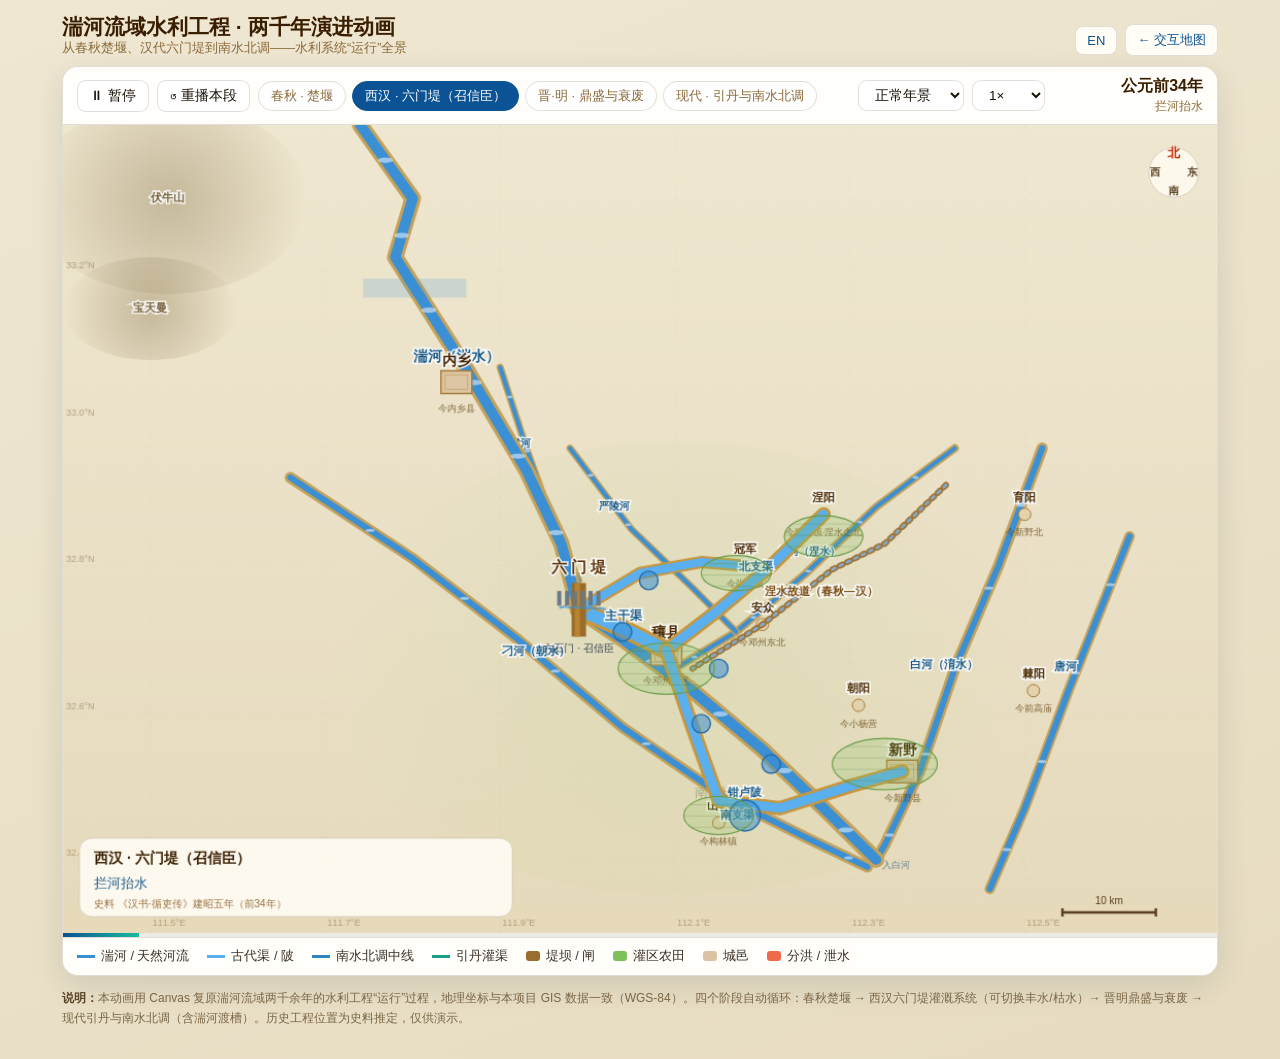
<file: demo.html>
<!DOCTYPE html>
<html lang="zh-CN">
<head>
<meta charset="UTF-8"/>
<meta name="viewport" content="width=device-width,initial-scale=1.0"/>
<title>湍河流域水利演进动画 · Tuan River Basin Hydraulic Engineering — Live Animation</title>
<link rel="icon" type="image/svg+xml" href="assets/favicon.svg"/>
<style>
  *{margin:0;padding:0;box-sizing:border-box;}
  :root{
    --ink:#1a1208; --paper:#f3ecd9; --card:#fffdf6; --line:rgba(60,40,10,.14);
    --brand:#0b5394; --accent:#1abc9c; --muted:#8a6a3a;
  }
  body{
    background:linear-gradient(160deg,#efe7d2,#e7dcc1);
    font-family:"PingFang SC","Microsoft YaHei","Noto Sans CJK SC",-apple-system,Segoe UI,sans-serif;
    color:var(--ink); -webkit-font-smoothing:antialiased;
  }
  #wrap{max-width:1180px;margin:0 auto;padding:14px 12px 30px;}
  header.top{display:flex;align-items:flex-end;gap:14px;flex-wrap:wrap;margin-bottom:10px;}
  h1{font-size:21px;font-weight:750;color:#3a1e00;line-height:1.2;}
  h1 small{display:block;font-size:12.5px;font-weight:500;color:var(--muted);margin-top:2px;}
  .top-links{margin-left:auto;display:flex;gap:8px;align-items:center;}
  .lnk{font-size:13px;color:var(--brand);text-decoration:none;border:1px solid var(--line);
       border-radius:8px;padding:6px 11px;background:var(--card);white-space:nowrap;}
  .lnk:hover{border-color:var(--brand);}
  .lnk.lang{cursor:pointer;}

  .card{background:var(--card);border-radius:16px;box-shadow:0 10px 30px rgba(20,40,60,.12);
        overflow:hidden;border:1px solid var(--line);}
  .toolbar{display:flex;flex-wrap:wrap;gap:8px;align-items:center;padding:10px 14px;
           border-bottom:1px solid var(--line);background:#fffefa;}
  button,select{border:1px solid var(--line);border-radius:9px;padding:6px 12px;background:#fff;
                color:var(--ink);font-size:13.5px;cursor:pointer;font-family:inherit;transition:.12s;}
  button:hover,select:hover{border-color:var(--brand);}
  .chips{display:flex;gap:6px;flex-wrap:wrap;}
  .chip{border-radius:999px;padding:5px 12px;font-size:13px;background:#fff;color:var(--muted);}
  .chip.active{background:var(--brand);color:#fff;border-color:var(--brand);}
  .spacer{flex:1 1 auto;}
  .readout{text-align:right;line-height:1.15;min-width:150px;}
  .readout b{font-size:16px;color:#3a1e00;display:block;font-variant-numeric:tabular-nums;}
  .readout span{font-size:12px;color:var(--muted);}

  .stage{position:relative;background:#ece3c8;}
  canvas{display:block;width:100%;height:auto;}
  /* on-canvas play progress */
  .pbar{height:4px;background:rgba(0,0,0,.07);}
  .pbar > i{display:block;height:100%;background:linear-gradient(90deg,var(--brand),var(--accent));width:0;}

  .leg{display:flex;flex-wrap:wrap;gap:8px 18px;padding:10px 14px;border-top:1px solid var(--line);
       background:#fffefa;font-size:12.5px;color:#3a3026;}
  .li{display:flex;align-items:center;gap:6px;}
  .sq{width:14px;height:10px;border-radius:3px;flex:0 0 auto;}
  .ln{width:18px;height:0;border-top-width:3px;border-top-style:solid;flex:0 0 auto;}
  .note{margin-top:12px;font-size:12px;color:#7a6646;line-height:1.7;}
  .note b{color:#5a4424;}
  @media(max-width:680px){
    h1{font-size:18px;} .readout{min-width:110px;} .chip,button,select{font-size:12.5px;padding:5px 9px;}
  }
</style>
</head>
<body>
<div id="wrap">
  <header class="top">
    <h1>
      <span data-i="title">湍河流域水利工程 · 两千年演进动画</span>
      <small data-i="subtitle">Tuan River Basin Hydraulic Engineering — a 2,000-year live animation</small>
    </h1>
    <div class="top-links">
      <a class="lnk lang" id="langBtn">EN</a>
      <a class="lnk" href="index.html" data-i="backMap">← 交互地图</a>
    </div>
  </header>

  <div class="card">
    <div class="toolbar">
      <button id="btPlay">⏸ <span data-i="pause">暂停</span></button>
      <button id="btReplay">↺ <span data-i="replay">重播本段</span></button>
      <div class="chips" id="eraChips"></div>
      <div class="spacer"></div>
      <select id="selMode" title="water regime"></select>
      <select id="selSpeed" title="speed"></select>
      <div class="readout"><b id="yearOut">—</b><span id="stageOut">—</span></div>
    </div>
    <div class="stage">
      <canvas id="cvs" width="1120" height="784"></canvas>
    </div>
    <div class="pbar"><i id="pbarFill"></i></div>
    <div class="leg" id="legend"></div>
  </div>

  <p class="note" id="noteBox"></p>
</div>

<script>
"use strict";
/* ============================================================================
 * 湍河流域水利演进动画 — self-contained Canvas animation (no framework).
 * Demonstrates 2,000+ years of hydro engineering in the Tuan River basin
 * "running": Spring & Autumn 楚堰 → Han 六门堤 irrigation → Jin–Ming peak/decline
 * → modern Yindan / South-to-North transfer + reservoirs.
 * Geography is consistent with the project's GIS data (WGS-84 lon/lat).
 * ========================================================================== */

/* ---------- Projection (lon/lat → canvas px) ---------- */
const LON0 = 111.40, LON1 = 112.72;     // west → east
const LATT = 33.40,  LATB = 32.30;       // north(top) → south(bottom)
const CW = 1120, CH = Math.round(CW * ((LATT - LATB) / (LON1 - LON0)) * 0.84); // mild vertical squish → landscape
const cvs = document.getElementById('cvs');
cvs.height = CH;
const ctx = cvs.getContext('2d');
const gx = lon => (lon - LON0) / (LON1 - LON0) * CW;
const gy = lat => (LATT - lat) / (LATT - LATB) * CH;
const G  = (lon, lat) => ({ x: gx(lon), y: gy(lat) });

/* ---------- Geographic data (lon,lat) ---------- */
const TUAN = [[111.74,33.40],[111.80,33.30],[111.78,33.22],[111.86,33.07],[111.93,32.93],
  [111.97,32.83],[111.99,32.74],[112.04,32.70],[112.12,32.63],[112.20,32.55],[112.27,32.47],[112.33,32.40]];
const DIAO = [[111.66,32.92],[111.80,32.81],[111.92,32.70],[112.04,32.58],[112.15,32.49],[112.25,32.43],[112.32,32.39]];
const BAI  = [[112.52,32.96],[112.47,32.80],[112.42,32.66],[112.38,32.52],[112.34,32.42],[112.33,32.40]];
// tributaries (left-bank of the Tuan, + eastern Tang R.)
const ZHAO    = [[112.42,32.96],[112.33,32.88],[112.25,32.79],[112.17,32.71],[112.10,32.66]]; // 赵河(古涅水) → 湍河
// 涅水故道（春秋—汉）：流经涅阳故城之南；“涅阳”即涅水之北（水北为阳）。示意推定。
const NIESHUI_OLD = [[112.41,32.91],[112.34,32.83],[112.28,32.795],[112.20,32.72],[112.12,32.66]];
const YANLING = [[111.98,32.96],[112.05,32.85],[112.12,32.77],[112.17,32.71]];                 // 严陵河 → 赵河/湍河
const MO      = [[111.90,33.07],[111.93,32.96],[111.96,32.86],[111.99,32.78]];                 // 默河 → 湍河 (内乡)
const TANG    = [[112.62,32.84],[112.55,32.63],[112.50,32.47],[112.46,32.36]];                 // 唐河 (东缘)

// show = eras in which the place is labelled. ALLERA = continuous settlements;
// IMP = Han→imperial counties; CHU = pre-imperial. (Names are era-appropriate.)
const ALLERA=['chu','han','jinming','modern'], IMP=['han','jinming'];
const CITIES = [
  { lon:112.09, lat:32.68, major:true,  show:ALLERA, zh:'穰县', en:'Rang',     sub_zh:'今邓州市区', sub_en:'Dengzhou' },
  { lon:111.85, lat:33.05, major:true,  show:ALLERA, zh:'内乡', en:'Neixiang', sub_zh:'今内乡县',   sub_en:'Neixiang' },
  { lon:112.36, lat:32.52, major:true,  show:ALLERA, zh:'新野', en:'Xinye',    sub_zh:'今新野县',   sub_en:'Xinye' },
  { lon:112.27, lat:32.87, major:false, show:IMP, zh:'涅阳', en:'Nieyang',  sub_zh:'今穰东镇·涅水之北', sub_en:'Rangdong (N. of Nieshui)' },
  { lon:112.18, lat:32.80, major:false, show:IMP, zh:'冠军', en:'Guanjun',  sub_zh:'今张村镇',     sub_en:'Zhangcun' },
  { lon:112.20, lat:32.72, major:false, show:IMP, zh:'安众', en:'Anzhong',  sub_zh:'今邓州东北',   sub_en:'NE Dengzhou' },
  { lon:112.31, lat:32.61, major:false, show:IMP, zh:'朝阳', en:'Zhaoyang', sub_zh:'今小杨营',     sub_en:'Xiaoyangying' },
  { lon:112.15, lat:32.45, major:false, show:IMP, zh:'山都', en:'Shandu',   sub_zh:'今构林镇',     sub_en:'Goulin' },
  { lon:112.51, lat:32.63, major:false, show:IMP, zh:'棘阳', en:'Jiyang',   sub_zh:'今前高庙',     sub_en:'Qiangaomiao' },
  { lon:112.50, lat:32.87, major:false, show:IMP, zh:'育阳', en:'Yuyang',   sub_zh:'今新野北',     sub_en:'N. Xinye' },
  { lon:111.82, lat:32.56, major:false, show:['chu'], zh:'邓（古邓国）', en:'Deng (anc.)', sub_zh:'今林扒·传', sub_en:'Linba (trad.)' },
];
const MOUNTS = [
  { lon:111.52, lat:33.30, rl:0.16, rt:0.13, zh:'伏牛山', en:'Funiu Mts.' },
  { lon:111.50, lat:33.15, rl:0.10, rt:0.07, zh:'宝天曼', en:'Baotianman' },
];

/* Han Six-Gate system */
const DIKE = { lon:111.99, lat:32.74 };                 // 六门堤 on the Tuan, NW of 穰城
const C_MAIN = [[111.99,32.74],[112.04,32.715],[112.09,32.685]];          // 主干渠 → 穰城
const C_N    = [[112.09,32.685],[112.15,32.74],[112.21,32.80],[112.27,32.87]]; // 北支 → 涅阳
const C_S    = [[112.09,32.685],[112.12,32.58],[112.15,32.48],[112.22,32.47],[112.30,32.50],[112.36,32.52]]; // 南支 → 山都/新野
const C_NW   = [[111.99,32.74],[112.06,32.79],[112.13,32.805],[112.18,32.80]]; // 北冠军渠 → 冠军
const C_SPILL= [[111.99,32.74],[111.93,32.80],[111.86,32.87],[111.80,32.93]]; // 分洪渠
const PONDS_HAN = [ // 长藤结瓜 陂塘 (Han)
  {lon:112.04,lat:32.71},{lon:112.15,lat:32.66},{lon:112.13,lat:32.585},{lon:112.21,lat:32.53},
  {lon:112.18,lat:32.46,big:true,zh:'钳卢陂',en:'Qianlu Res.'},{lon:112.07,lat:32.78}];
const PONDS_EXTRA = [ // added at Jin–Ming peak (29→38 陂)
  {lon:112.00,lat:32.66},{lon:112.10,lat:32.61},{lon:112.23,lat:32.60},{lon:112.28,lat:32.49},
  {lon:112.16,lat:32.71},{lon:112.06,lat:32.62},{lon:111.95,lat:32.70}];
const FIELDS = [
  {lon:112.09,lat:32.66, rl:0.055,rt:0.035, on:0.66, zh:'穰县灌区',en:'Rang fields'},
  {lon:112.27,lat:32.84, rl:0.045,rt:0.028, on:0.74, zh:'涅阳灌区',en:'Nieyang fields'},
  {lon:112.34,lat:32.53, rl:0.06, rt:0.035, on:0.80, zh:'新野灌区',en:'Xinye fields'},
  {lon:112.15,lat:32.46, rl:0.04, rt:0.026, on:0.78, zh:'山都灌区',en:'Shandu fields'},
  {lon:112.17,lat:32.79, rl:0.04, rt:0.024, on:0.70, zh:'冠军灌区',en:'Guanjun fields'},
];

/* Chu Weir (Spring & Autumn) — stepped impoundments on the upper Tuan */
const CHU = { lon:111.95, lat:32.85 };
const CHU_FIELD = {lon:112.02,lat:32.82, rl:0.05,rt:0.03, zh:'楚堨灌区',en:'Chu-weir fields'};

/* Modern works */
const TAOCHA = { lon:111.45, lat:32.66 };               // 陶岔渠首 (water source, W margin)
const C_YINDAN = [[111.45,32.66],[111.60,32.62],[111.76,32.62],[111.92,32.61],[112.06,32.585],[112.20,32.55],[112.32,32.52]]; // 引丹总干渠
const C_SNWD   = [[111.43,32.45],[111.58,32.58],[111.74,32.72],[111.93,32.86],[112.05,32.99],[112.18,33.12],[112.30,33.24]];   // 南水北调中线
const AQUE = { lon:111.93, lat:32.86 };                 // 湍河渡槽 (SNWD over Tuan)
const RUBBER = { lon:112.06, lat:32.70 };               // 邓州城区橡胶坝
const WETLAND = [[112.00,32.73],[112.05,32.71],[112.10,32.685],[112.14,32.66]]; // 湿地公园 ribbon
const RES = [
  {lon:111.92,lat:33.20, r:11, zh:'打磨岗水库',en:'Damogang Res.'},
  {lon:111.85,lat:33.30, r:9,  zh:'斩龙岗水库',en:'Zhanlonggang'},
  {lon:111.945,lat:32.657,r:9, zh:'张沟水库',en:'Zhanggou Res.'},
  {lon:111.88,lat:32.52, r:8,  zh:'刘山水库',en:'Liushan Res.'},
];

/* ---------- Era timeline ---------- */
const ERAS = [
  { id:'chu',    year:-650, cycle:15, zh:'春秋 · 楚堰',           en:'Spring & Autumn · Chu Weir' },
  { id:'han',    year:-34,  cycle:26, zh:'西汉 · 六门堤（召信臣）', en:'Western Han · Six-Gate Weir (Shao Xinchen)' },
  { id:'jinming',year:1300, cycle:18, zh:'晋·明 · 鼎盛与衰废',     en:'Jin–Ming · Peak & Decline' },
  { id:'modern', year:2014, cycle:24, zh:'现代 · 引丹与南水北调',   en:'Modern · Yindan & South-to-North Transfer' },
];

/* ---------- i18n ---------- */
const I18N = {
  zh:{ title:'湍河流域水利工程 · 两千年演进动画', subtitle:'从春秋楚堰、汉代六门堤到南水北调——水利系统“运行”全景',
    backMap:'← 交互地图', pause:'暂停', play:'播放', replay:'重播本段',
    modes:{normal:'正常年景',flood:'丰水/分洪',dry:'枯水/保灌'}, speeds:{'0.5':'0.5×','1':'1×','2':'2×'},
    bce:'公元前', ce:'公元', present:'至今' },
  en:{ title:'Tuan River Basin Hydraulic Engineering — 2,000-year animation', subtitle:'From the Chu Weir & Han Six-Gate Weir to the South-to-North Transfer — the water systems "running"',
    backMap:'← Interactive map', pause:'Pause', play:'Play', replay:'Replay segment',
    modes:{normal:'Normal year',flood:'Flood / spill',dry:'Drought / save'}, speeds:{'0.5':'0.5×','1':'1×','2':'2×'},
    bce:'BCE', ce:'CE', present:'present' },
};
const LEGEND = [
  {t:'ln', c:'#3b8fd4', zh:'湍河 / 天然河流', en:'Tuan & natural rivers'},
  {t:'ln', c:'#5aafee', zh:'古代渠 / 陂', en:'Ancient canals / ponds'},
  {t:'ln', c:'#2e86c1', zh:'南水北调中线', en:'South-to-North canal'},
  {t:'ln', c:'#16a085', zh:'引丹灌渠', en:'Yindan canal'},
  {t:'sq', c:'#9a6d2c', zh:'堤坝 / 闸', en:'Dike / gates'},
  {t:'sq', c:'#7fc05a', zh:'灌区农田', en:'Irrigated fields'},
  {t:'sq', c:'#d9c3a3', zh:'城邑', en:'Towns'},
  {t:'sq', c:'#ef6a4a', zh:'分洪 / 泄水', en:'Flood spill'},
];

/* ---------- State ---------- */
let lang='zh', paused=false, mode='normal', speed=1;
let eraIdx=1, p=0, enter=1, last=performance.now();
const T = ()=>I18N[lang];

/* ---------- Small utils ---------- */
const lerp=(a,b,t)=>a+(b-a)*t, clamp=(v,a,b)=>Math.max(a,Math.min(b,v));
let TICK=0; // global animation clock (seconds), advances regardless of era progress
function pts(arr){ return arr.map(q=>G(q[0],q[1])); }
function strokePts(P,w,c,dash){ ctx.save(); ctx.strokeStyle=c; ctx.lineWidth=w; ctx.lineJoin='round'; ctx.lineCap='round';
  if(dash) ctx.setLineDash(dash); ctx.beginPath(); ctx.moveTo(P[0].x,P[0].y); for(let i=1;i<P.length;i++)ctx.lineTo(P[i].x,P[i].y); ctx.stroke(); ctx.restore(); }
function pathPt(P,prog){ if(prog<=0)return P[0]; if(prog>=1)return P[P.length-1];
  const L=[]; let tot=0; for(let i=0;i<P.length-1;i++){const l=Math.hypot(P[i+1].x-P[i].x,P[i+1].y-P[i].y);L.push(l);tot+=l;}
  let d=tot*prog; for(let i=0;i<L.length;i++){ if(d<=L[i]){const f=d/L[i];return {x:lerp(P[i].x,P[i+1].x,f),y:lerp(P[i].y,P[i+1].y,f)};} d-=L[i]; } return P[P.length-1]; }
function txt(s,x,y,sz,c,al='left',bold=false){ ctx.save(); ctx.fillStyle=c; ctx.font=`${bold?'700':'500'} ${sz}px "PingFang SC","Microsoft YaHei",sans-serif`; ctx.textAlign=al; ctx.textBaseline='middle'; ctx.fillText(s,x,y); ctx.restore(); }
function txtS(s,x,y,sz,c,al='center'){ ctx.save(); ctx.font=`650 ${sz}px "PingFang SC","Microsoft YaHei",sans-serif`; ctx.textAlign=al; ctx.textBaseline='middle';
  ctx.lineWidth=3; ctx.strokeStyle='rgba(255,255,255,.85)'; ctx.strokeText(s,x,y); ctx.fillStyle=c; ctx.fillText(s,x,y); ctx.restore(); }
function flow(P,n,sp,grow,c,off=0){ if(grow<=0)return; ctx.save(); for(let i=0;i<n;i++){ const b=((TICK*sp+off+i/n)%1); const pr=clamp(b/grow,0,1); if(b>grow)continue; const q=pathPt(P,b); ctx.fillStyle=c; ctx.globalAlpha=0.35+0.5*grow; ctx.beginPath(); ctx.ellipse(q.x,q.y,7,2.6,0,0,Math.PI*2); ctx.fill(); } ctx.globalAlpha=1; ctx.restore(); }

/* ---------- Base scene (all eras) ---------- */
function drawBase(eraId){
  const bg=ctx.createLinearGradient(0,0,0,CH);
  bg.addColorStop(0,'#efe7d0'); bg.addColorStop(.55,'#eae0c6'); bg.addColorStop(1,'#e6dabb');
  ctx.fillStyle=bg; ctx.fillRect(0,0,CW,CH);
  // Nanyang basin tint
  const bp=G(112.10,32.66); const rg=ctx.createRadialGradient(bp.x,bp.y,10,bp.x,bp.y,330);
  rg.addColorStop(0,'rgba(150,200,110,.12)'); rg.addColorStop(1,'rgba(150,200,110,0)');
  ctx.fillStyle=rg; ctx.beginPath(); ctx.ellipse(bp.x,bp.y,340,220,0,0,Math.PI*2); ctx.fill();
  // graticule
  ctx.save(); ctx.strokeStyle='rgba(150,120,60,.10)'; ctx.lineWidth=.6; ctx.setLineDash([3,7]);
  for(let lo=111.5;lo<=112.7;lo+=0.2){const x=gx(lo); ctx.beginPath();ctx.moveTo(x,0);ctx.lineTo(x,CH);ctx.stroke(); txt(lo.toFixed(1)+'°E',x+2,CH-9,9,'rgba(130,100,55,.5)');}
  for(let la=32.4;la<=33.4;la+=0.2){const y=gy(la); ctx.beginPath();ctx.moveTo(0,y);ctx.lineTo(CW,y);ctx.stroke(); txt(la.toFixed(1)+'°N',3,y-6,9,'rgba(130,100,55,.5)');}
  ctx.setLineDash([]); ctx.restore();
  // mountains
  MOUNTS.forEach(m=>{ const c=G(m.lon,m.lat); const rx=m.rl/(LON1-LON0)*CW, ry=m.rt/(LATT-LATB)*CH;
    const g=ctx.createRadialGradient(c.x,c.y,0,c.x,c.y,Math.max(rx,ry));
    g.addColorStop(0,'rgba(120,98,55,.34)'); g.addColorStop(1,'rgba(120,98,55,0)');
    ctx.fillStyle=g; ctx.beginPath(); ctx.ellipse(c.x,c.y,rx,ry,0,0,Math.PI*2); ctx.fill();
    txtS(L(m),c.x,c.y,11,'rgba(95,72,28,.85)'); });
  txt(lang==='zh'?'南 阳 盆 地':'Nanyang Basin', G(112.16,32.62).x, G(112.16,32.62).y+92, 13,'rgba(70,100,45,.4)','center');

  // rivers — eastern/secondary first, tributaries, then the Tuan on top
  drawRiver(BAI,     lang==='zh'?'白河（淯水）':'Bai R. (Yushui)',     11,6,11, 0.55);
  drawRiver(TANG,    lang==='zh'?'唐河':'Tang R.',                    10,6,10.5,0.40);
  drawRiver(DIAO,    lang==='zh'?'刁河（朝水）':'Diao R. (Chaoshui)',  11,6,11, 0.45);
  drawRiver(ZHAO,    lang==='zh'?'赵河（涅水）':'Zhao R.',             8,4,10,  0.50);
  drawRiver(YANLING, lang==='zh'?'严陵河':'Yanling R.',               7,4,9.5, 0.35);
  drawRiver(MO,      lang==='zh'?'默河':'Mo R.',                      7,4,9.5, 0.40);
  drawRiver(TUAN,    lang==='zh'?'湍河（湍水）':'Tuan R. (Tuanshui)',  16,10,14,0.30);
  // confluence note (Xinye)
  const cf=G(112.33,32.40); txt(lang==='zh'?'入白河':'→ Bai R.', cf.x+6, cf.y+6, 9,'rgba(40,90,130,.7)');

  drawCities(eraId);
  drawCompassScale();
}
function L(o){ return o[lang] || o.zh; }
function drawRiver(arr, label, bankW, waterW, lsz, lpos=0.4){
  const P=pts(arr);
  strokePts(P, bankW, '#c5a25a');                // bank
  strokePts(P, waterW, '#3b8fd4');               // water
  const n=Math.max(4, Math.round(P.length*0.9));
  ctx.save(); for(let i=0;i<n;i++){ const b=((TICK*0.08+i/n)%1); const q=pathPt(P,b);
    ctx.fillStyle='rgba(255,255,255,.5)'; ctx.beginPath(); ctx.ellipse(q.x,q.y, waterW*0.72, Math.max(1.4,waterW*0.26),0,0,Math.PI*2); ctx.fill(); } ctx.restore();
  const mp=pathPt(P,lpos); txtS(label, mp.x-8, mp.y-10, lsz, '#185a87','center');
}
function drawCities(eraId){
  CITIES.forEach(c=>{ if(c.show && !c.show.includes(eraId)) return; const p=G(c.lon,c.lat);
    ctx.save();
    if(c.major){ ctx.fillStyle='#dcc6a3'; ctx.strokeStyle='#a87c40'; ctx.lineWidth=1.4;
      ctx.beginPath(); ctx.rect(p.x-15,p.y-11,30,22); ctx.fill(); ctx.stroke();
      ctx.strokeStyle='#c2a263'; ctx.lineWidth=.7; ctx.strokeRect(p.x-11,p.y-7,22,14);
    } else { ctx.fillStyle='#e3d2ab'; ctx.strokeStyle='#a87c40'; ctx.lineWidth=1; ctx.beginPath(); ctx.arc(p.x,p.y,6,0,Math.PI*2); ctx.fill(); ctx.stroke(); }
    ctx.restore();
    txtS(L(c), p.x, p.y-(c.major?20:16), c.major?13.5:11, '#4a2800','center');
    txt(c[lang==='zh'?'sub_zh':'sub_en'], p.x, p.y+(c.major?26:18), 9,'rgba(100,70,20,.8)','center');
  });
}
function drawCompassScale(){
  const cx=CW-42,cy=46,r=18; ctx.save();
  ctx.fillStyle='rgba(255,252,240,.85)'; ctx.strokeStyle='rgba(0,0,0,.12)'; ctx.lineWidth=1;
  ctx.beginPath(); ctx.arc(cx,cy,r+6,0,Math.PI*2); ctx.fill(); ctx.stroke();
  [['N',0],['E',1],['S',2],['W',3]].forEach(([d,i])=>{ const a=i*Math.PI/2-Math.PI/2; const tx=cx+Math.cos(a)*r, ty=cy+Math.sin(a)*r;
    ctx.fillStyle=d==='N'?'#cc2200':'#5a4020'; ctx.font=`700 ${d==='N'?12:10}px sans-serif`; ctx.textAlign='center'; ctx.textBaseline='middle';
    ctx.fillText(lang==='zh'?({N:'北',E:'东',S:'南',W:'西'}[d]):d, tx,ty); });
  ctx.restore();
  const bar=(10/93.6)/(LON1-LON0)*CW; const sx=CW-150, sy=CH-20; // ~10 km
  ctx.save(); ctx.strokeStyle='#5a4020'; ctx.lineWidth=2.4;
  ctx.beginPath(); ctx.moveTo(sx,sy);ctx.lineTo(sx+bar,sy); ctx.moveTo(sx,sy-4);ctx.lineTo(sx,sy+4); ctx.moveTo(sx+bar,sy-4);ctx.lineTo(sx+bar,sy+4); ctx.stroke();
  txt('10 km', sx+bar/2, sy-11, 10,'#5a4020','center'); ctx.restore();
}

/* ---------- Reusable parts ---------- */
function pond(o,fill,alpha=1){ const p=G(o.lon,o.lat); const R=o.big?15:9; ctx.save(); ctx.globalAlpha=alpha;
  ctx.strokeStyle='#2a6ca8'; ctx.lineWidth=1.4; ctx.fillStyle='rgba(59,143,212,.55)';
  ctx.beginPath(); ctx.arc(p.x,p.y,R,0,Math.PI*2); ctx.fill(); ctx.stroke();
  ctx.save(); ctx.beginPath(); ctx.arc(p.x,p.y,R-2,0,Math.PI*2); ctx.clip();
  ctx.fillStyle=`rgba(190,224,254,${0.3+fill*0.55})`; ctx.fillRect(p.x-R,p.y+R-fill*2*R,2*R,2*R); ctx.restore();
  ctx.restore(); if(o.big) txtS(L(o),p.x,p.y-R-7,11,'#1a5c8a'); }
function field(f,wet,alpha=1){ const p=G(f.lon,f.lat); const rx=f.rl/(LON1-LON0)*CW, ry=f.rt/(LATT-LATB)*CH;
  ctx.save(); ctx.globalAlpha=alpha;
  ctx.fillStyle=`rgba(127,192,90,${0.22+wet*0.5})`; ctx.strokeStyle='#6a9c48'; ctx.lineWidth=1.1;
  ctx.beginPath(); ctx.ellipse(p.x,p.y,rx,ry,0,0,Math.PI*2); ctx.fill(); ctx.stroke();
  ctx.save(); ctx.beginPath(); ctx.ellipse(p.x,p.y,rx,ry,0,0,Math.PI*2); ctx.clip();
  ctx.strokeStyle='rgba(70,110,45,.25)'; ctx.lineWidth=.8;
  for(let dy=-ry+8;dy<ry;dy+=11){ ctx.beginPath(); ctx.moveTo(p.x-rx,p.y+dy); ctx.lineTo(p.x+rx,p.y+dy); ctx.stroke(); }
  if(wet>0.05){ ctx.fillStyle=`rgba(255,255,255,${0.05+wet*0.13})`; for(let i=0;i<4;i++){ const sx=p.x-rx+((TICK*16+i*26)%(rx*2)); ctx.fillRect(sx,p.y-ry+i*14,18,3);} }
  ctx.restore(); ctx.restore();
  if(wet>0.12) txtS(L(f),p.x,p.y,10.5,'#255022'); }

/* 涅水故道（春秋—汉）——流经涅阳故城之南，涅阳即“涅水之北” / Nieshui old course (Chu & Han eras) */
function drawNieshuiOld(a){
  const P=pts(NIESHUI_OLD);
  ctx.save(); ctx.globalAlpha=a*0.92;
  strokePts(P, 6, '#9a6d2c', [3,5]);   // sepia dashed bank (former channel)
  strokePts(P, 2.6, '#7fb0dd', [3,5]); // faint ancient water
  ctx.restore();
  const mp=pathPt(P,0.5);
  txtS(lang==='zh'?'涅水故道（春秋—汉）':'Nieshui R. — old course', mp.x, mp.y+13, 10.5, '#7a4a10','center');
}

/* ---------- Era: Chu Weir (Spring & Autumn) ---------- */
function eraChu(prog,a){
  drawNieshuiOld(a);
  const c=G(CHU.lon,CHU.lat);
  // stepped impoundments (八重) descending SE along the slope
  const steps=8, fillAll=clamp(prog/0.55,0,1);
  for(let i=0;i<steps;i++){
    const sx=c.x+i*10, sy=c.y+i*7;
    const f=clamp((fillAll*steps)-i,0,1);
    ctx.save(); ctx.globalAlpha=a;
    ctx.strokeStyle='#9a6d2c'; ctx.lineWidth=2; ctx.fillStyle=`rgba(70,150,210,${0.25+f*0.45})`;
    ctx.beginPath(); ctx.ellipse(sx,sy,13,6,0.4,0,Math.PI*2); ctx.fill(); ctx.stroke(); ctx.restore();
  }
  txtS(lang==='zh'?'楚 堨（楚堰）':'Chu Weir', c.x+30, c.y-16, 13.5,'#5c3008');
  txt(lang==='zh'?'高下相承八重':'eight stepped ponds', c.x+30, c.y-2, 10,'#8a6030');
  const fw=clamp((prog-0.5)/0.4,0,1)*0.8; field(CHU_FIELD, fw, a);
}

/* ---------- Era: Han Six-Gate system ---------- */
function gateOpen(prog){
  if(mode==='flood') return prog<0.12?clamp(prog/0.12,0,1)*0.9:0.95;
  if(mode==='dry')   return prog<0.12?clamp(prog/0.12,0,1)*0.32:0.32;
  return prog<0.12?clamp(prog/0.12,0,1)*0.62:0.64;
}
function dike(open,a){
  const d=G(DIKE.lon,DIKE.lat); ctx.save(); ctx.globalAlpha=a;
  ctx.fillStyle='#9a6d2c'; ctx.fillRect(d.x-7,d.y-26,14,52);
  ctx.fillStyle='#b8842e'; ctx.fillRect(d.x-4,d.y-26,5,52);
  for(let i=0;i<6;i++){ const gxp=d.x-19+i*7.6; const lift=open*11;
    ctx.fillStyle='#6b7885'; ctx.fillRect(gxp-2,d.y-22+lift,4,18-lift);
    if(open>0.05){ ctx.strokeStyle=`rgba(59,143,212,${0.55+open*0.35})`; ctx.lineWidth=1.6+open*2;
      ctx.beginPath(); ctx.moveTo(gxp,d.y-2); ctx.lineTo(gxp+open*22,d.y-2+(i-2.5)*0.6); ctx.stroke(); } }
  ctx.restore();
  txtS(lang==='zh'?'六 门 堤':'Six-Gate Weir', d.x, d.y-40, 14.5,'#5c3008');
  txt(lang==='zh'?'六石门 · 召信臣':'six stone gates · Shao Xinchen', d.x, d.y+38, 10,'#334155','center');
  // upstream impounded water
  const up=pathPt(pts(TUAN),0.20); const rise=lerp(10,26,clamp(open/0.64,0,1));
  ctx.save(); ctx.globalAlpha=a; ctx.fillStyle='rgba(59,143,212,.18)'; ctx.fillRect(up.x-50,up.y-rise/2,100,rise); ctx.restore();
}
function eraHan(prog,a, peak){
  const ws = mode==='flood'?1.4:mode==='dry'?0.55:1.0;
  const open=gateOpen(prog);
  drawNieshuiOld(a);
  // canal beds + water
  const mainG=clamp((prog-0.12)/0.18,0,1), nG=clamp((prog-0.40)/0.18,0,1),
        sG=clamp((prog-0.46)/0.20,0,1), nwG=clamp((prog-0.34)/0.18,0,1);
  [[C_MAIN,18,12],[C_N,14,9],[C_S,14,9],[C_NW,12,8]].forEach(([arr,bw,ww])=>{
    ctx.save(); ctx.globalAlpha=a; strokePts(pts(arr),bw,'#c8973d'); strokePts(pts(arr),ww,'#5aafee'); ctx.restore();
  });
  // labels
  ctx.save(); ctx.globalAlpha=a;
  const mm=pathPt(pts(C_MAIN),0.5); txtS(lang==='zh'?'主干渠':'main canal',mm.x,mm.y-12,11.5,'#1a5c8a');
  const nm=pathPt(pts(C_N),0.55); txtS(lang==='zh'?'北支渠':'N. branch',nm.x,nm.y-11,10.5,'#1a5c8a');
  const sm=pathPt(pts(C_S),0.5); txtS(lang==='zh'?'南支渠':'S. branch',sm.x+4,sm.y+13,10.5,'#1a5c8a');
  ctx.restore();
  // flood spill
  if(mode==='flood'){ const g=clamp((prog-0.16)/0.2,0,1); if(g>0){ ctx.save(); ctx.globalAlpha=a; strokePts(pts(C_SPILL),16,'#c8973d'); strokePts(pts(C_SPILL),9,'#ef6a4a'); ctx.restore();
    flow(pts(C_SPILL),9,0.14,g,'#ffc8b8',0.5); const lp=pts(C_SPILL).slice(-1)[0]; txtS(lang==='zh'?'分洪泄水':'flood spill',lp.x-30,lp.y-14,11,'#b91c1c'); } }
  // ponds
  const PSET = peak ? PONDS_HAN.concat(PONDS_EXTRA) : PONDS_HAN;
  PSET.forEach((pd,i)=>{ const f=clamp((prog-(0.46+ (i%6)*0.03))/0.18,0,1); pond(pd,f,a); });
  // particles
  flow(pts(C_MAIN),13,0.13*ws,mainG,'#bde0fa');
  flow(pts(C_N),10,0.11*ws,nG,'#bde0fa',0.15);
  flow(pts(C_S),11,0.10*ws,sG,'#bde0fa',0.30);
  flow(pts(C_NW),8,0.09*ws,nwG,'#bde0fa',0.45);
  // gate + fields
  dike(open,a);
  FIELDS.forEach(f=>{ let w=clamp((prog-f.on)/0.18,0,1); w = mode==='dry'?w*0.7 : mode==='flood'?Math.min(1,w*1.15):w; field(f,w,a); });
}

/* ---------- Era: Jin–Ming peak & decline ---------- */
function eraJinMing(prog,a){
  // Peak phase reuses Han network fully grown; decline dims it & tints silt.
  const decline=clamp((prog-0.6)/0.4,0,1);
  const aa=a*(1-decline*0.55);
  // full canals
  [[C_MAIN,18,12],[C_N,14,9],[C_S,14,9],[C_NW,12,8]].forEach(([arr,bw,ww])=>{ ctx.save(); ctx.globalAlpha=aa; strokePts(pts(arr),bw,'#c8973d'); strokePts(pts(arr),ww,'#5aafee'); ctx.restore(); });
  PONDS_HAN.concat(PONDS_EXTRA).forEach((pd,i)=>{ const f=(1-decline)*clamp(prog/0.3+ (i%5)*0.0,0,1); pond(pd,Math.max(0.15,f),aa); });
  dike(0.6*(1-decline),aa);
  flow(pts(C_MAIN),13,0.12,(1-decline),'#bde0fa');
  flow(pts(C_S),11,0.10,(1-decline),'#bde0fa',0.3);
  FIELDS.forEach(f=> field(f,(1-decline)*0.8, aa));
  // silt overlay on decline
  if(decline>0){ ctx.save(); ctx.globalAlpha=decline*0.28; ctx.fillStyle='#c2a878';
    const d=G(DIKE.lon,DIKE.lat); ctx.beginPath(); ctx.ellipse(d.x+60,d.y+30,150,90,0,0,Math.PI*2); ctx.fill(); ctx.restore();
    txtS(lang==='zh'?'明末淤废':'silted up (late Ming)', G(112.06,32.62).x, G(112.06,32.62).y, 12,'#7a4a10'); }
}

/* ---------- Era: Modern ---------- */
function eraModern(prog,a){
  // relict Six-Gate (dashed)
  ctx.save(); ctx.globalAlpha=a*0.5; const d=G(DIKE.lon,DIKE.lat);
  ctx.strokeStyle='#9a6d2c'; ctx.lineWidth=2; ctx.setLineDash([4,4]); ctx.strokeRect(d.x-7,d.y-22,14,44); ctx.setLineDash([]); ctx.restore();
  txt(lang==='zh'?'六门堤（遗址）':'Six-Gate (relict)', d.x, d.y-30, 9.5,'rgba(120,80,30,.7)','center');

  const yindanG=clamp((prog-0.10)/0.25,0,1);
  const snwdG  =clamp((prog-0.42)/0.28,0,1);
  const cityG  =clamp((prog-0.70)/0.25,0,1);

  // Yindan canal
  ctx.save(); ctx.globalAlpha=a; strokePts(pts(C_YINDAN),11,'#0f7a63'); strokePts(pts(C_YINDAN),6,'#2fd0ab'); ctx.restore();
  flow(pts(C_YINDAN),16,0.12,yindanG,'#bff3e6');
  const ym=pathPt(pts(C_YINDAN),0.55); txtS(lang==='zh'?'引丹总干渠':'Yindan canal',ym.x,ym.y+14,11,'#0c6b54');
  // Taocha headworks
  const tc=G(TAOCHA.lon,TAOCHA.lat); ctx.save(); ctx.globalAlpha=a; ctx.fillStyle='#7f8c8d'; ctx.fillRect(tc.x-5,tc.y-9,10,18); ctx.restore();
  txtS(lang==='zh'?'陶岔渠首':'Taocha intake', tc.x+4, tc.y-16, 10.5,'#3a4a50','left');
  txt(lang==='zh'?'（源自丹江口）':'(from Danjiangkou)', tc.x+4, tc.y-3, 9,'#5a6a70','left');

  // SNWD main canal (north)
  ctx.save(); ctx.globalAlpha=a; strokePts(pts(C_SNWD),12,'#1e5a8a'); strokePts(pts(C_SNWD),6,'#4aa8e6'); ctx.restore();
  flow(pts(C_SNWD),18,0.13,snwdG,'#cfeaff',0.2);
  const sm=pathPt(pts(C_SNWD),0.7); txtS(lang==='zh'?'南水北调中线':'S-to-N Transfer',sm.x+8,sm.y-12,11,'#11476f');
  // Tuanhe aqueduct (SNWD over Tuan) — trough with flow above river crossing
  if(snwdG>0){ const aq=G(AQUE.lon,AQUE.lat); ctx.save(); ctx.globalAlpha=a;
    ctx.strokeStyle='#5a4a6a'; ctx.lineWidth=3; ctx.beginPath(); ctx.moveTo(aq.x-22,aq.y-8); ctx.lineTo(aq.x+22,aq.y-12); ctx.stroke(); // trough deck
    ctx.strokeStyle='#7a6a8a'; ctx.lineWidth=1.6; for(let i=-2;i<=2;i++){ ctx.beginPath(); ctx.moveTo(aq.x+i*10,aq.y-10); ctx.lineTo(aq.x+i*10,aq.y+4); ctx.stroke(); } // piers
    ctx.restore();
    flow([{x:aq.x-22,y:aq.y-10},{x:aq.x+22,y:aq.y-13}],5,0.5,snwdG,'#cfeaff');
    txtS(lang==='zh'?'湍河渡槽':'Tuanhe Aqueduct', aq.x, aq.y-22, 11.5,'#3a2a55'); }

  // reservoirs fill
  RES.forEach((r,i)=>{ const f=clamp((prog-(0.12+i*0.05))/0.2,0,1); const p=G(r.lon,r.lat);
    ctx.save(); ctx.globalAlpha=a; ctx.strokeStyle='#1c6dd0'; ctx.lineWidth=1.4; ctx.fillStyle='rgba(42,127,255,.5)';
    ctx.beginPath(); ctx.arc(p.x,p.y,r.r,0,Math.PI*2); ctx.fill(); ctx.stroke();
    ctx.beginPath(); ctx.arc(p.x,p.y,r.r-2,0,Math.PI*2); ctx.clip(); ctx.fillStyle=`rgba(180,220,255,${.3+f*.5})`; ctx.fillRect(p.x-r.r,p.y+r.r-f*2*r.r,2*r.r,2*r.r); ctx.restore();
    if(i<3) txtS(L(r),p.x,p.y-r.r-7,9.5,'#11476f'); });

  // urban rubber dam + wetland + fields (late phase)
  if(cityG>0){ const rb=G(RUBBER.lon,RUBBER.lat); ctx.save(); ctx.globalAlpha=a*cityG;
    ctx.strokeStyle='#16a085'; ctx.lineWidth=3; ctx.beginPath(); ctx.moveTo(rb.x-10,rb.y); ctx.lineTo(rb.x+10,rb.y); ctx.stroke();
    ctx.fillStyle='rgba(26,160,133,.25)'; strokePts(pts(WETLAND),12,'rgba(39,174,96,.35)'); ctx.restore();
    txtS(lang==='zh'?'城区橡胶坝·湿地公园':'rubber dam · wetland', rb.x+30, rb.y+12, 10,'#0c6b54','left'); }
  FIELDS.forEach(f=> field(f, cityG*0.85*1, a));
}

/* ---------- Stage annotation ---------- */
function stageInfo(prog){
  const era=ERAS[eraIdx];
  let st={}, src='';
  if(era.id==='chu'){
    st = prog<0.5 ? {zh:'筑楚堨蓄水',en:'Building the Chu Weir'} : {zh:'灌溉上游农田',en:'Watering the upper fields'};
    src = lang==='zh'?'《水经注·湍水》':'Commentary on the Water Classic';
  } else if(era.id==='han'){
    if(prog<0.12) st={zh:'拦河抬水',en:'Damming & raising the water'};
    else if(prog<0.30) st={zh:'六门开闸分流',en:'Opening the six gates'};
    else if(prog<0.46) st={zh:'主干渠输水',en:'Conveying along the main canal'};
    else if(prog<0.66) st={zh:'陂堰蓄调（长藤结瓜）',en:'Ponds buffer the flow (vine & melons)'};
    else st={zh:'支渠灌田 · 穰新野最为膏腴',en:'Branch canals irrigate the fields'};
    if(mode==='flood'&&prog>0.16) st={zh:'丰水期：分洪 + 灌溉并行',en:'Flood: spill + irrigate together'};
    if(mode==='dry'&&prog>0.16) st={zh:'枯水期：收窄闸门保灌',en:'Drought: narrow gates to save the crop'};
    src = lang==='zh'?'《汉书·循吏传》建昭五年（前34年）':'Book of Han · 34 BCE';
  } else if(era.id==='jinming'){
    st = prog<0.6 ? {zh:'鼎盛：杜预复廿九陂、明增至卅八陂',en:'Peak: 29 ponds (Jin) → 38 (Ming)'} : {zh:'失修淤废',en:'Neglect & siltation'};
    src = lang==='zh'?'《元和郡县志》·明嘉靖《南阳府志》':'Yuanhe Gazetteers · Ming records';
  } else {
    if(prog<0.42) st={zh:'陶岔引丹·总干渠输水',en:'Taocha intake · Yindan canal'};
    else if(prog<0.70) st={zh:'南水北调中线·湍河渡槽跨河',en:'S-to-N canal · Tuanhe Aqueduct'};
    else st={zh:'城区橡胶坝·湿地·现代灌区',en:'Rubber dam · wetland · modern irrigation'};
    src = lang==='zh'?'引丹1974 · 南水北调2014':'Yindan 1974 · S-to-N 2014';
  }
  return {st, src};
}
function drawAnnotation(prog){
  const {st,src}=stageInfo(prog);
  const era=ERAS[eraIdx];
  document.getElementById('stageOut').textContent = L(st);
  document.getElementById('yearOut').textContent = fmtYear(era.year);
  // on-canvas box
  const bx=16, by=CH-92, bw=Math.min(420, CW*0.5), bh=76;
  ctx.save(); ctx.fillStyle='rgba(255,252,242,.92)'; ctx.strokeStyle='rgba(0,0,0,.10)'; ctx.lineWidth=1;
  ctx.beginPath(); ctx.roundRect(bx,by,bw,bh,12); ctx.fill(); ctx.stroke(); ctx.restore();
  txt(L(era), bx+14, by+20, 14, '#3a1e00', 'left', true);
  txt(L(st), bx+14, by+44, 13, '#1a5c8a');
  txt((lang==='zh'?'史料 ':'Source ')+src, bx+14, by+64, 10, '#9a7040');
}
function fmtYear(y){ const t=T(); return y<0 ? (lang==='zh'?`${t.bce}${-y}年`:`${-y} ${t.bce}`) : (lang==='zh'?`${y}年`:`${y} ${t.ce}`); }

/* ---------- Render ---------- */
function render(){
  ctx.clearRect(0,0,CW,CH);
  const era=ERAS[eraIdx]; const a=enter;
  drawBase(era.id);
  if(era.id==='chu') eraChu(p,a);
  else if(era.id==='han') eraHan(p,a,false);
  else if(era.id==='jinming') eraJinMing(p,a);
  else eraModern(p,a);
  drawAnnotation(p);
  document.getElementById('pbarFill').style.width=(p*100).toFixed(1)+'%';
}

/* ---------- Loop ---------- */
function frame(now){
  const dt=Math.min(0.05,(now-last)/1000); last=now;
  if(!paused){
    TICK += dt;
    enter=clamp(enter+dt/0.9,0,1);
    p += dt/ERAS[eraIdx].cycle*speed;
    if(p>=1){ p=0; eraIdx=(eraIdx+1)%ERAS.length; enter=0; syncChips(); }
  }
  render();
  requestAnimationFrame(frame);
}

/* ---------- Controls ---------- */
function syncChips(){ document.querySelectorAll('#eraChips .chip').forEach((c,i)=>c.classList.toggle('active',i===eraIdx)); }
function buildChips(){ const host=document.getElementById('eraChips'); host.innerHTML='';
  ERAS.forEach((e,i)=>{ const b=document.createElement('button'); b.className='chip'+(i===eraIdx?' active':''); b.textContent=L(e);
    b.onclick=()=>{ eraIdx=i; p=0; enter=0; syncChips(); }; host.appendChild(b); }); }
function buildSelects(){
  const m=document.getElementById('selMode'); m.innerHTML='';
  Object.entries(T().modes).forEach(([k,v])=>{ const o=document.createElement('option'); o.value=k; o.textContent=v; if(k===mode)o.selected=true; m.appendChild(o); });
  m.onchange=e=>{ mode=e.target.value; if(eraIdx!==1){eraIdx=1;p=0;enter=0;syncChips();} };
  const s=document.getElementById('selSpeed'); s.innerHTML='';
  Object.entries(T().speeds).forEach(([k,v])=>{ const o=document.createElement('option'); o.value=k; o.textContent=v; if(+k===speed)o.selected=true; s.appendChild(o); });
  s.onchange=e=>{ speed=+e.target.value; };
}
function buildLegend(){ const host=document.getElementById('legend'); host.innerHTML='';
  LEGEND.forEach(l=>{ const d=document.createElement('div'); d.className='li';
    d.innerHTML=`<span class="${l.t==='ln'?'ln':'sq'}" style="${l.t==='ln'?'border-top-color:'+l.c:'background:'+l.c}"></span><span>${l[lang]}</span>`; host.appendChild(d); }); }
function applyI18n(){
  document.documentElement.lang = lang==='zh'?'zh-CN':'en';
  document.querySelectorAll('[data-i]').forEach(el=>{ const k=el.getAttribute('data-i'); if(T()[k]) el.textContent=T()[k]; });
  document.getElementById('langBtn').textContent = lang==='zh'?'EN':'中文';
  document.getElementById('btPlay').innerHTML = (paused?'▶ ':'⏸ ')+ (paused?T().play:T().pause);
  document.getElementById('noteBox').innerHTML = lang==='zh'
    ? '<b>说明：</b>本动画用 Canvas 复原湍河流域两千余年的水利工程“运行”过程，地理坐标与本项目 GIS 数据一致（WGS-84）。'
      +'四个阶段自动循环：春秋楚堰 → 西汉六门堤灌溉系统（可切换丰水/枯水）→ 晋明鼎盛与衰废 → 现代引丹与南水北调（含湍河渡槽）。'
      +'历史工程位置为史料推定，仅供演示。'
    : '<b>Note:</b> This Canvas animation reconstructs 2,000+ years of the Tuan basin’s water systems "running", with geography consistent with the project GIS (WGS-84). '
      +'Four stages auto-loop: Chu Weir (Spring & Autumn) → the Han Six-Gate irrigation system (toggle flood/drought) → Jin–Ming peak & decline → modern Yindan & South-to-North transfer (incl. the Tuanhe Aqueduct). '
      +'Historical positions are inferred from texts, for illustration.';
  buildChips(); buildSelects(); buildLegend();
}
document.getElementById('langBtn').onclick=()=>{ lang=lang==='zh'?'en':'zh'; applyI18n(); };
document.getElementById('btPlay').onclick=()=>{ paused=!paused; applyI18n(); };
document.getElementById('btReplay').onclick=()=>{ p=0; enter=0; };

/* ---------- Boot ---------- */
applyI18n();
requestAnimationFrame(frame);
</script>
</body>
</html>
</file>
